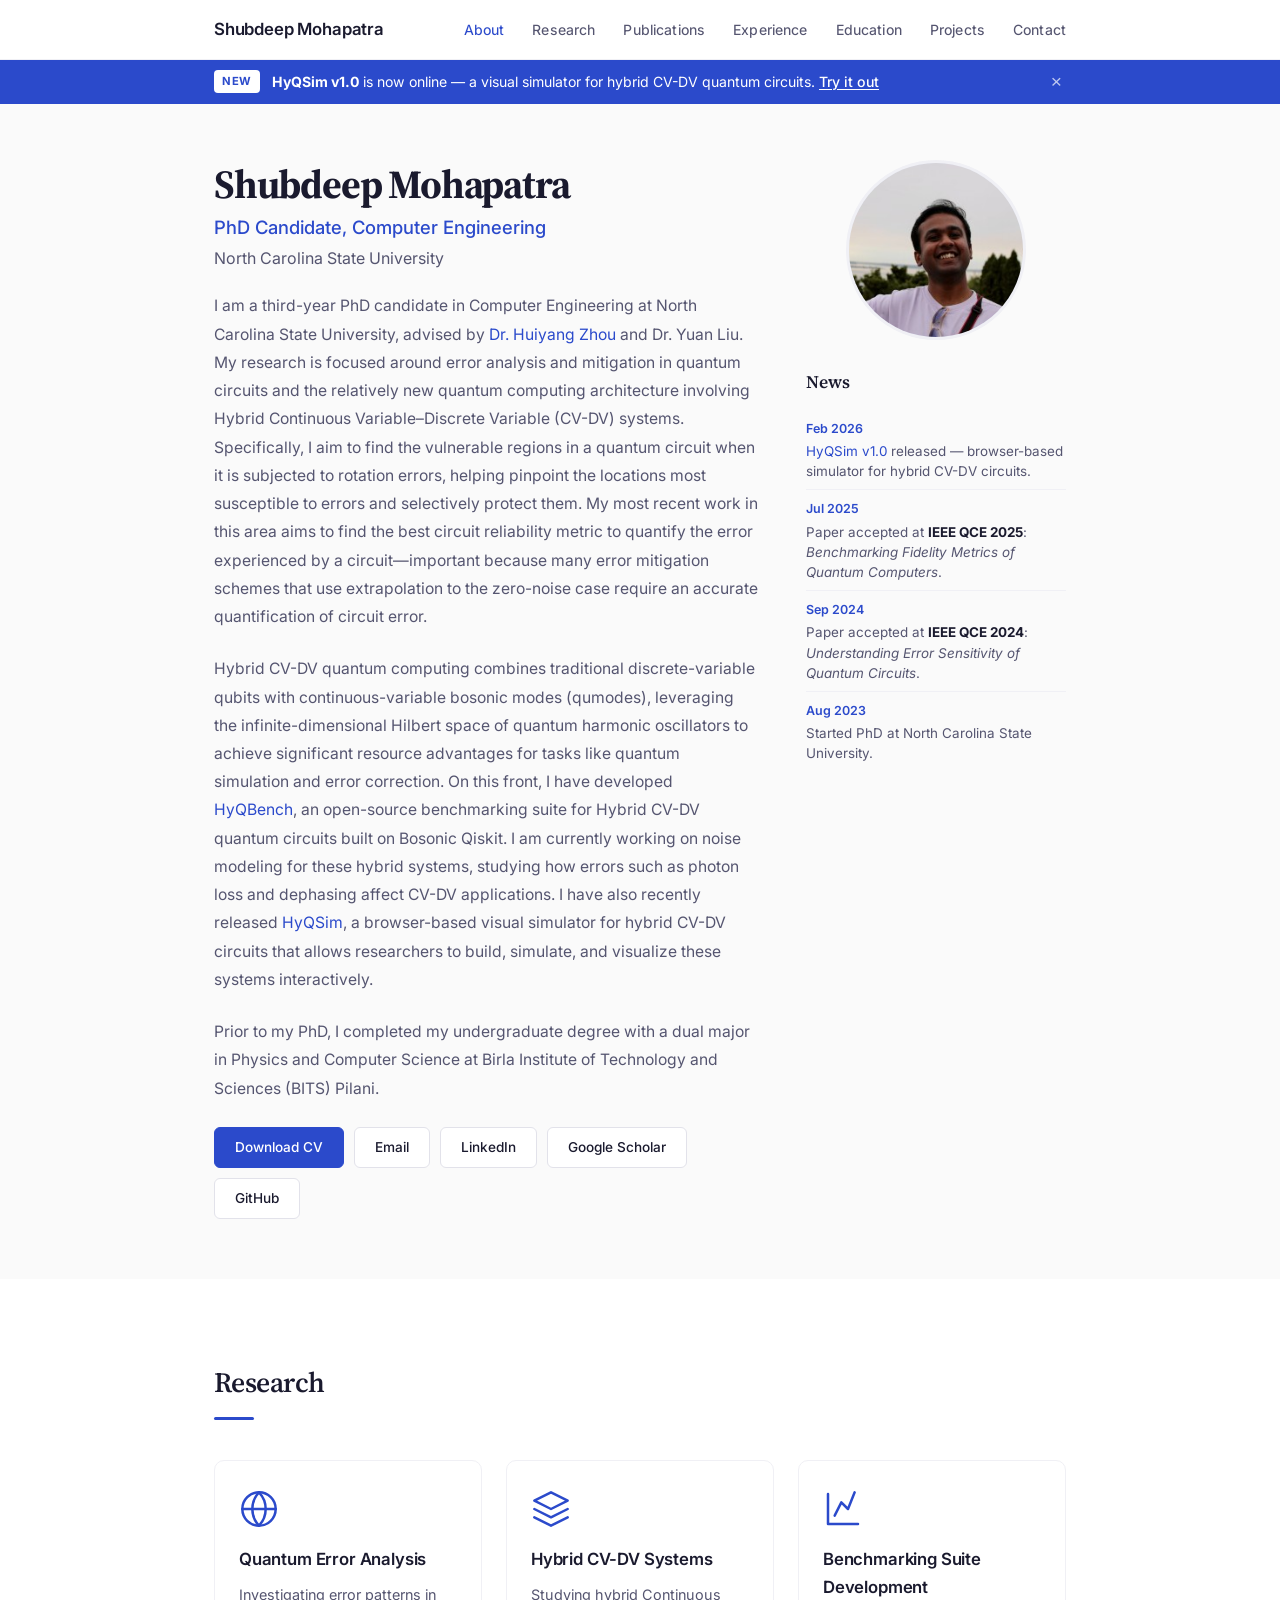
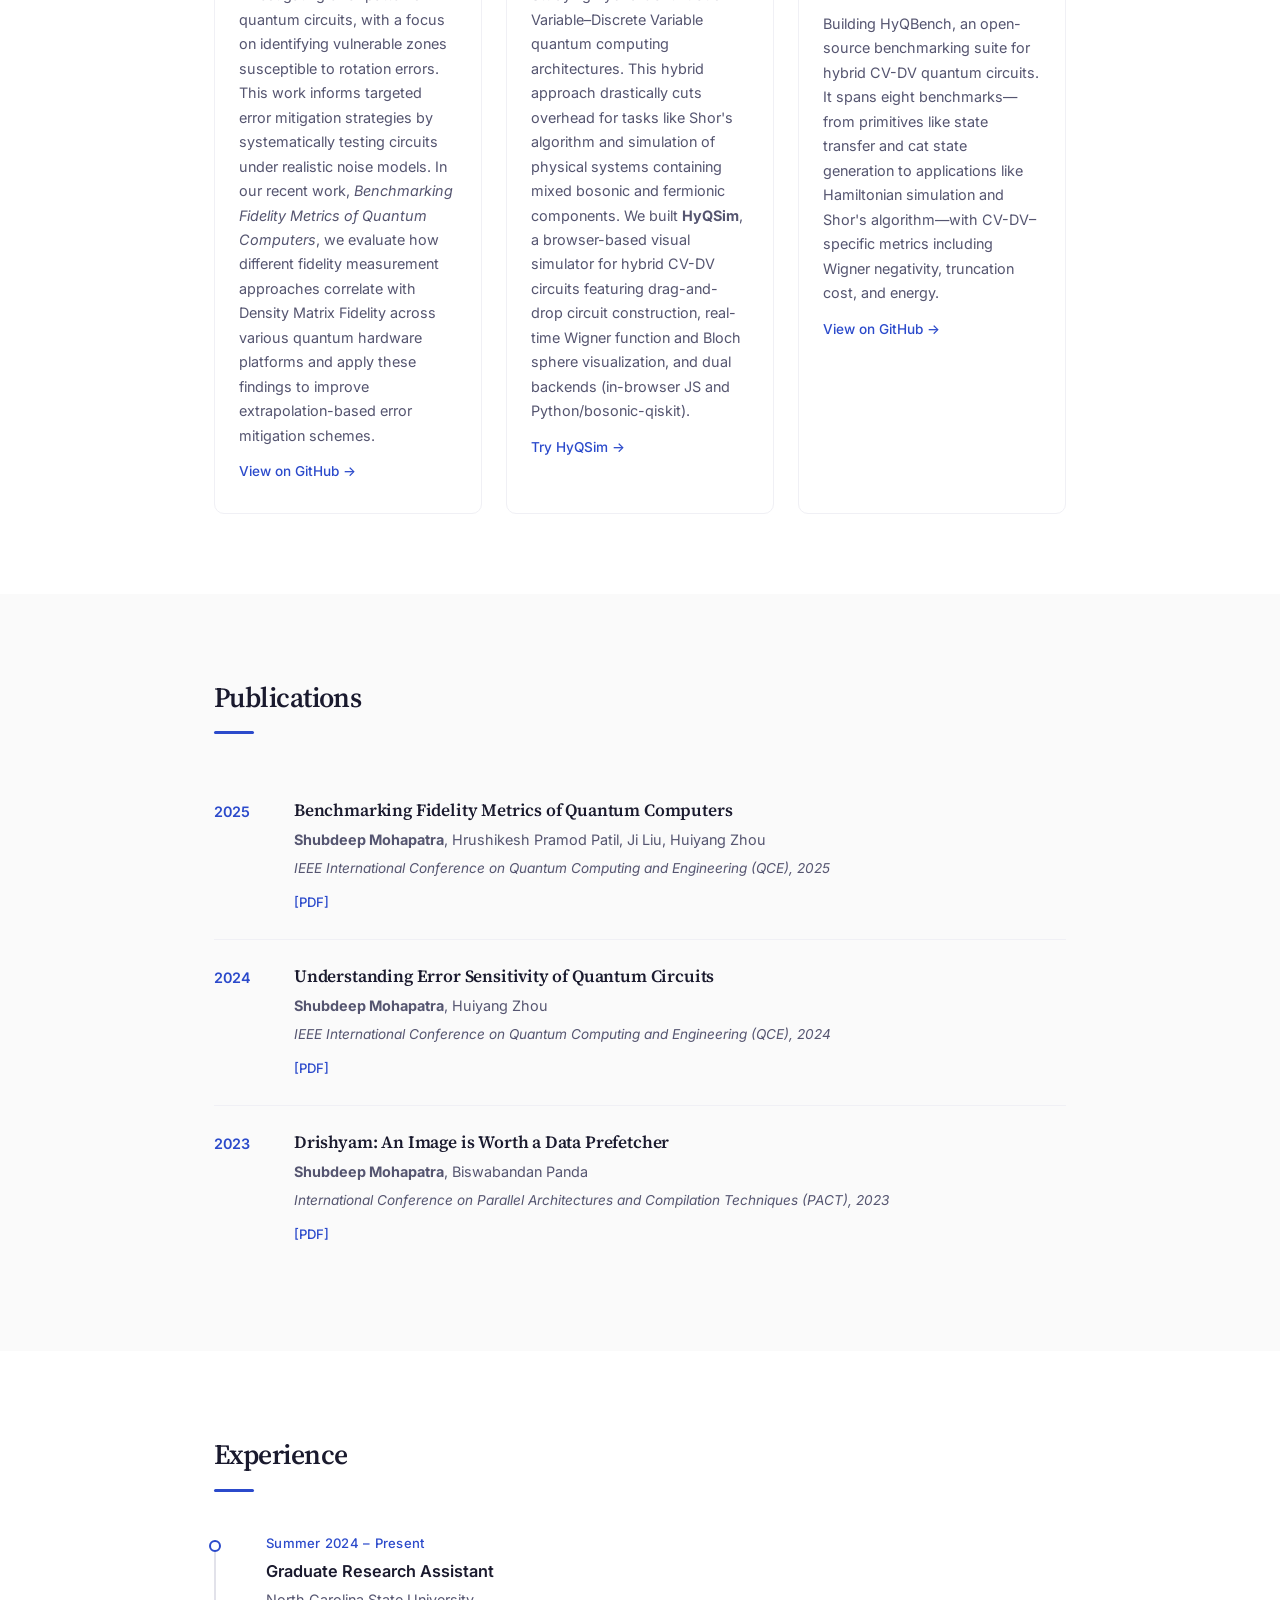
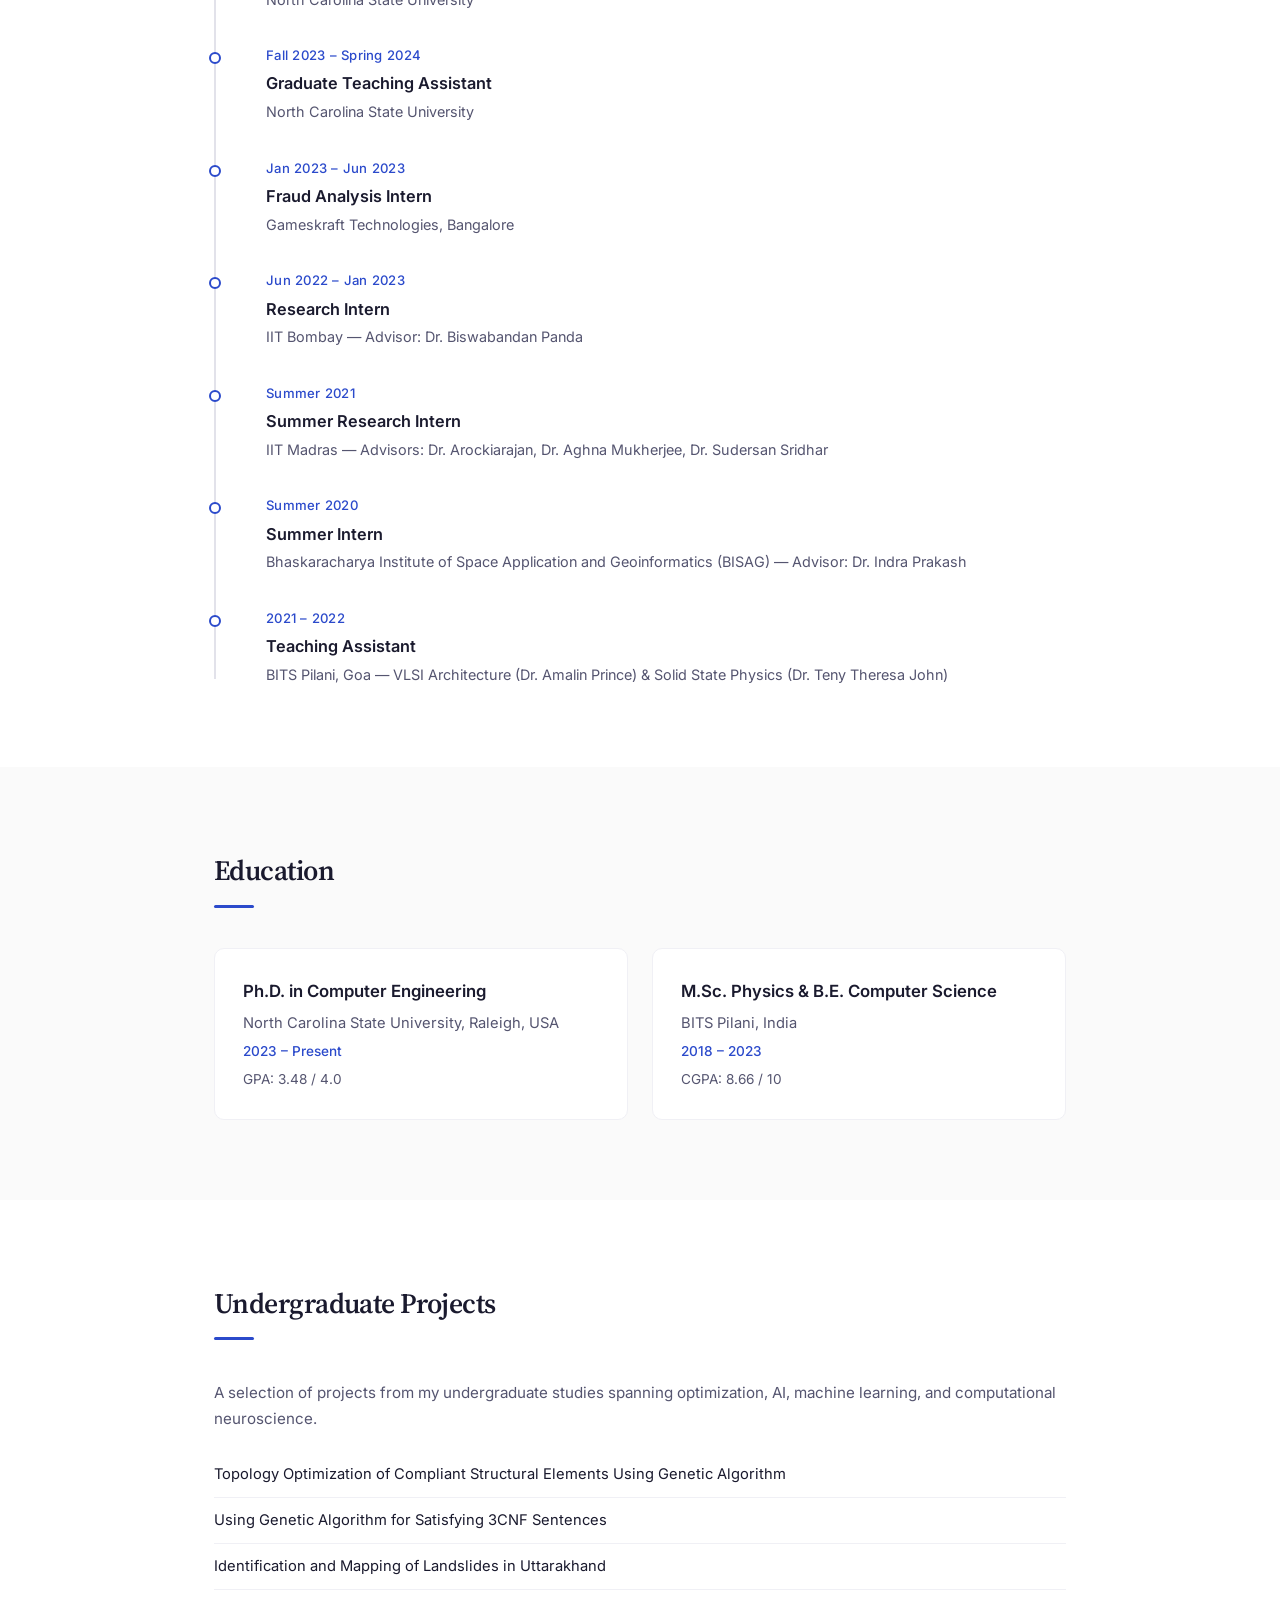
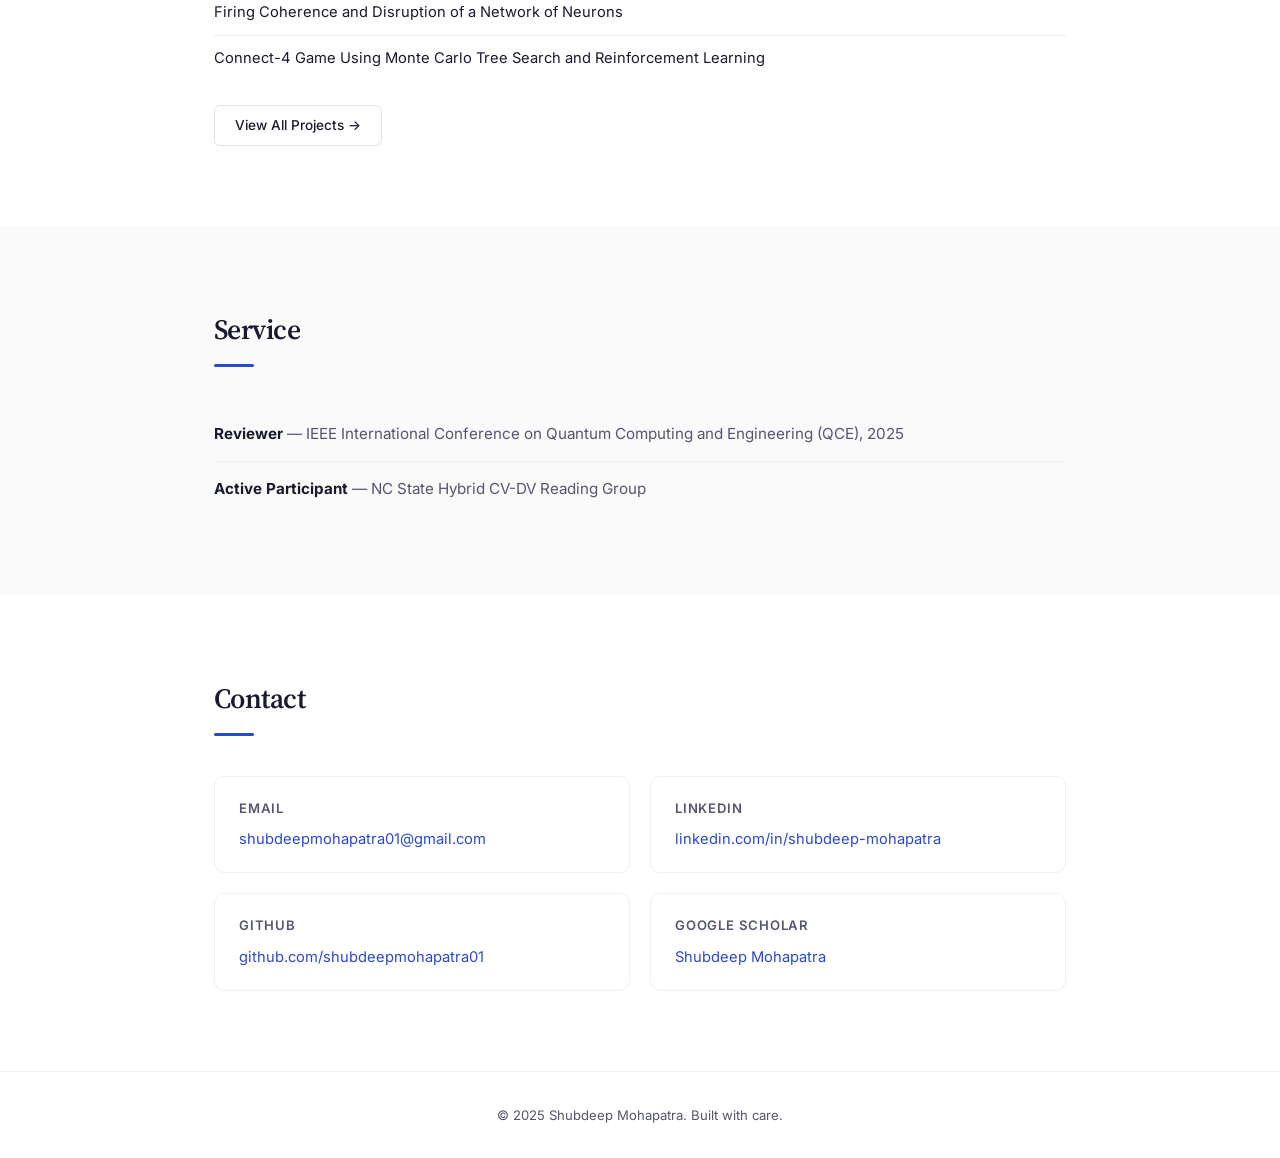
<file: index.html>
<!DOCTYPE html>
<html lang="en">
<head>
  <meta charset="UTF-8">
  <meta name="viewport" content="width=device-width, initial-scale=1.0">
  <title>Shubdeep Mohapatra &mdash; PhD Candidate, NC State University</title>
  <meta name="description" content="Shubdeep Mohapatra is a PhD candidate in Computer Engineering at North Carolina State University, researching quantum error analysis, hybrid CV-DV quantum computing, and benchmarking frameworks.">
  <meta name="keywords" content="Shubdeep Mohapatra, quantum computing, PhD, NC State, NCSU, computer engineering, quantum error analysis, hybrid CV-DV, HyQBench, HyQSim, BITS Pilani">
  <meta name="author" content="Shubdeep Mohapatra">
  <link rel="canonical" href="https://shubdeepmohapatra01.github.io/">

  <!-- Open Graph (Facebook, LinkedIn link previews) -->
  <meta property="og:title" content="Shubdeep Mohapatra &mdash; PhD Candidate, NC State University">
  <meta property="og:description" content="Researching quantum error analysis, hybrid CV-DV quantum systems, and benchmarking frameworks at NC State University.">
  <meta property="og:type" content="website">
  <meta property="og:url" content="https://shubdeepmohapatra01.github.io/">
  <meta property="og:image" content="https://shubdeepmohapatra01.github.io/photo_profile.jpeg">

  <!-- Twitter Card -->
  <meta name="twitter:card" content="summary">
  <meta name="twitter:title" content="Shubdeep Mohapatra &mdash; PhD Candidate, NC State University">
  <meta name="twitter:description" content="Researching quantum error analysis, hybrid CV-DV quantum systems, and benchmarking frameworks at NC State University.">
  <meta name="twitter:image" content="https://shubdeepmohapatra01.github.io/photo_profile.jpeg">

  <!-- Schema.org structured data for Google -->
  <script type="application/ld+json">
  {
    "@context": "https://schema.org",
    "@type": "Person",
    "name": "Shubdeep Mohapatra",
    "url": "https://shubdeepmohapatra01.github.io/",
    "image": "https://shubdeepmohapatra01.github.io/photo_profile.jpeg",
    "jobTitle": "PhD Candidate",
    "affiliation": {
      "@type": "Organization",
      "name": "North Carolina State University"
    },
    "alumniOf": {
      "@type": "Organization",
      "name": "BITS Pilani"
    },
    "sameAs": [
      "https://www.linkedin.com/in/shubdeep-mohapatra/",
      "https://github.com/shubdeepmohapatra01",
      "https://scholar.google.com/citations?user=i-ov9HAAAAAJ"
    ]
  }
  </script>

  <link rel="stylesheet" href="style.css">
  <link rel="preconnect" href="https://fonts.googleapis.com">
  <link rel="preconnect" href="https://fonts.gstatic.com" crossorigin>
  <link href="https://fonts.googleapis.com/css2?family=Inter:wght@300;400;500;600;700&family=Source+Serif+4:ital,wght@0,400;0,600;0,700;1,400&display=swap" rel="stylesheet">
</head>
<body>

  <!-- Navigation -->
  <nav id="navbar">
    <div class="nav-container">
      <a href="#" class="nav-name">Shubdeep Mohapatra</a>
      <button class="nav-toggle" aria-label="Toggle navigation">
        <span></span><span></span><span></span>
      </button>
      <ul class="nav-links">
        <li><a href="#about">About</a></li>
        <li><a href="#research">Research</a></li>
        <li><a href="#publications">Publications</a></li>
        <li><a href="#experience">Experience</a></li>
        <li><a href="#education">Education</a></li>
        <li><a href="#projects">Projects</a></li>
        <li><a href="#contact">Contact</a></li>
      </ul>
    </div>
  </nav>

  <!-- News Banner -->
  <div class="news-banner">
    <div class="container">
      <span class="news-badge">New</span>
      <span class="news-text">
        <strong>HyQSim v1.0</strong> is now online &mdash; a visual simulator for hybrid CV-DV quantum circuits.
        <a href="https://cvdv.ncsu.edu/resources/simulator/" target="_blank">Try it out</a>
      </span>
      <button class="news-close" aria-label="Dismiss">&times;</button>
    </div>
  </div>

  <!-- Hero / About -->
  <section id="about" class="hero">
    <div class="container">
      <div class="hero-content">
        <div class="hero-text">
          <h1>Shubdeep Mohapatra</h1>
          <p class="subtitle">PhD Candidate, Computer Engineering</p>
          <p class="affiliation">North Carolina State University</p>
          <p class="bio">
            I am a third-year PhD candidate in Computer Engineering at North Carolina State University,
            advised by <a href="https://hzhou.wordpress.ncsu.edu/" target="_blank">Dr. Huiyang Zhou</a>
            and Dr. Yuan Liu.
            My research is focused around error analysis and mitigation in quantum circuits and the
            relatively new quantum computing architecture involving Hybrid Continuous Variable&ndash;Discrete
            Variable (CV-DV) systems. Specifically, I aim to find the vulnerable regions in a quantum
            circuit when it is subjected to rotation errors, helping pinpoint the locations most susceptible
            to errors and selectively protect them. My most recent work in this area aims to find the best
            circuit reliability metric to quantify the error experienced by a circuit&mdash;important because
            many error mitigation schemes that use extrapolation to the zero-noise case require an accurate
            quantification of circuit error.
          </p>
          <p class="bio">
            Hybrid CV-DV quantum computing combines traditional discrete-variable qubits with
            continuous-variable bosonic modes (qumodes), leveraging the infinite-dimensional Hilbert
            space of quantum harmonic oscillators to achieve significant resource advantages for
            tasks like quantum simulation and error correction.
            On this front, I have developed
            <a href="https://github.com/shubdeepmohapatra01/HyQBench" target="_blank">HyQBench</a>,
            an open-source benchmarking suite for Hybrid CV-DV quantum circuits built on Bosonic Qiskit.
            I am currently working on noise modeling for these hybrid systems, studying how errors such as
            photon loss and dephasing affect CV-DV applications. I have also recently released
            <a href="https://cvdv.ncsu.edu/resources/simulator/" target="_blank">HyQSim</a>,
            a browser-based visual simulator for hybrid CV-DV circuits that allows researchers to
            build, simulate, and visualize these systems interactively.
          </p>
          <p class="bio">
            Prior to my PhD, I completed my undergraduate degree with a dual major in Physics and Computer
            Science at Birla Institute of Technology and Sciences (BITS) Pilani.
          </p>
          <div class="hero-links">
            <a href="Shubdeep_CV_2026.pdf" target="_blank" class="btn btn-primary">Download CV</a>
            <a href="mailto:shubdeepmohapatra01@gmail.com" class="btn">Email</a>
            <a href="https://www.linkedin.com/in/shubdeep-mohapatra/" target="_blank" class="btn">LinkedIn</a>
            <a href="https://scholar.google.com/citations?hl=en&view_op=list_works&gmla=AElLoL2bFoqRuMRbqgoDe5RpHtV2_2Tks2DjVCu-OhuuBnczrwauwlxosBDI7w0tEJF7ZrMcNL0f6G0cVzRPiD7nHWR7Ut4LCPXxaE1BXQo&user=i-ov9HAAAAAJ" target="_blank" class="btn">Google Scholar</a>
            <a href="https://github.com/shubdeepmohapatra01" target="_blank" class="btn">GitHub</a>
          </div>
        </div>
        <div class="hero-sidebar">
          <div class="hero-photo">
            <div class="photo-placeholder">
              <img src="photo_profile.jpeg" alt="Shubdeep Mohapatra">
            </div>
          </div>
          <div id="news" class="sidebar-news">
            <h3>News</h3>
            <ul class="news-list">
              <li>
                <span class="news-date">Feb 2026</span>
                <span class="news-item"><a href="https://cvdv.ncsu.edu/resources/simulator/" target="_blank">HyQSim v1.0</a> released &mdash; browser-based simulator for hybrid CV-DV circuits.</span>
              </li>
              <li>
                <span class="news-date">Jul 2025</span>
                <span class="news-item">Paper accepted at <strong>IEEE QCE 2025</strong>: <em>Benchmarking Fidelity Metrics of Quantum Computers</em>.</span>
              </li>
              <li>
                <span class="news-date">Sep 2024</span>
                <span class="news-item">Paper accepted at <strong>IEEE QCE 2024</strong>: <em>Understanding Error Sensitivity of Quantum Circuits</em>.</span>
              </li>
              <li>
                <span class="news-date">Aug 2023</span>
                <span class="news-item">Started PhD at North Carolina State University.</span>
              </li>
            </ul>
          </div>
        </div>
      </div>
    </div>
  </section>

  <!-- Research -->
  <section id="research">
    <div class="container">
      <h2>Research</h2>
      <div class="research-grid">
        <div class="research-card">
          <div class="research-icon">
            <svg viewBox="0 0 24 24" fill="none" stroke="currentColor" stroke-width="1.5" stroke-linecap="round" stroke-linejoin="round"><circle cx="12" cy="12" r="10"/><path d="M12 2a14.5 14.5 0 0 0 0 20 14.5 14.5 0 0 0 0-20"/><path d="M2 12h20"/></svg>
          </div>
          <h3>Quantum Error Analysis</h3>
          <p>
            Investigating error patterns in quantum circuits, with a focus on identifying
            vulnerable zones susceptible to rotation errors. This work informs targeted error
            mitigation strategies by systematically testing circuits under realistic noise models.
            In our recent work, <em>Benchmarking Fidelity Metrics of Quantum Computers</em>,
            we evaluate how different fidelity measurement approaches correlate with Density Matrix
            Fidelity across various quantum hardware platforms and apply these findings to improve
            extrapolation-based error mitigation schemes.
          </p>
          <a href="https://github.com/shubdeepmohapatra01/BenchmarkingFidelityMetrics" target="_blank" class="research-link">View on GitHub &rarr;</a>
        </div>
        <div class="research-card">
          <div class="research-icon">
            <svg viewBox="0 0 24 24" fill="none" stroke="currentColor" stroke-width="1.5" stroke-linecap="round" stroke-linejoin="round"><path d="M12 2L2 7l10 5 10-5-10-5z"/><path d="M2 17l10 5 10-5"/><path d="M2 12l10 5 10-5"/></svg>
          </div>
          <h3>Hybrid CV-DV Systems</h3>
          <p>
            Studying hybrid Continuous Variable&ndash;Discrete Variable quantum computing architectures.
            This hybrid approach drastically cuts overhead for tasks like Shor's algorithm and
            simulation of physical systems containing mixed bosonic and fermionic components.
            We built <strong>HyQSim</strong>, a browser-based visual simulator for hybrid CV-DV circuits
            featuring drag-and-drop circuit construction, real-time Wigner function and Bloch sphere
            visualization, and dual backends (in-browser JS and Python/bosonic-qiskit).
          </p>
          <a href="https://cvdv.ncsu.edu/resources/simulator/" target="_blank" class="research-link">Try HyQSim &rarr;</a>
        </div>
        <div class="research-card">
          <div class="research-icon">
            <svg viewBox="0 0 24 24" fill="none" stroke="currentColor" stroke-width="1.5" stroke-linecap="round" stroke-linejoin="round"><path d="M3 3v18h18"/><path d="M7 16l4-8 4 4 4-10"/></svg>
          </div>
          <h3>Benchmarking Suite Development</h3>
          <p>
            Building HyQBench, an open-source benchmarking suite for hybrid CV-DV quantum circuits.
            It spans eight benchmarks&mdash;from primitives like state transfer and cat state generation
            to applications like Hamiltonian simulation and Shor's algorithm&mdash;with CV-DV&ndash;specific
            metrics including Wigner negativity, truncation cost, and energy.
          </p>
          <a href="https://github.com/shubdeepmohapatra01/HyQBench" target="_blank" class="research-link">View on GitHub &rarr;</a>
        </div>
      </div>
    </div>
  </section>

  <!-- Publications -->
  <section id="publications">
    <div class="container">
      <h2>Publications</h2>
      <ol class="publication-list">
        <li class="publication-item">
          <div class="pub-year">2025</div>
          <div class="pub-details">
            <h3>Benchmarking Fidelity Metrics of Quantum Computers</h3>
            <p class="pub-authors"><strong>Shubdeep Mohapatra</strong>, Hrushikesh Pramod Patil, Ji Liu, Huiyang Zhou</p>
            <p class="pub-venue">IEEE International Conference on Quantum Computing and Engineering (QCE), 2025</p>
            <div class="pub-links">
              <a href="https://hzhou.wordpress.ncsu.edu/files/2025/07/Fidelity_Metrics.pdf" target="_blank">[PDF]</a>
            </div>
          </div>
        </li>
        <li class="publication-item">
          <div class="pub-year">2024</div>
          <div class="pub-details">
            <h3>Understanding Error Sensitivity of Quantum Circuits</h3>
            <p class="pub-authors"><strong>Shubdeep Mohapatra</strong>, Huiyang Zhou</p>
            <p class="pub-venue">IEEE International Conference on Quantum Computing and Engineering (QCE), 2024</p>
            <div class="pub-links">
              <a href="https://hzhou.wordpress.ncsu.edu/files/2024/07/ErrorSen.pdf" target="_blank">[PDF]</a>
            </div>
          </div>
        </li>
        <li class="publication-item">
          <div class="pub-year">2023</div>
          <div class="pub-details">
            <h3>Drishyam: An Image is Worth a Data Prefetcher</h3>
            <p class="pub-authors"><strong>Shubdeep Mohapatra</strong>, Biswabandan Panda</p>
            <p class="pub-venue">International Conference on Parallel Architectures and Compilation Techniques (PACT), 2023</p>
            <div class="pub-links">
              <a href="https://www.cse.iitb.ac.in/~biswa/PACT23.pdf" target="_blank">[PDF]</a>
            </div>
          </div>
        </li>
      </ol>
    </div>
  </section>

  <!-- Experience -->
  <section id="experience">
    <div class="container">
      <h2>Experience</h2>
      <div class="timeline">
        <div class="timeline-item">
          <div class="timeline-date">Summer 2024 &ndash; Present</div>
          <div class="timeline-content">
            <h3>Graduate Research Assistant</h3>
            <p class="timeline-org">North Carolina State University</p>
          </div>
        </div>
        <div class="timeline-item">
          <div class="timeline-date">Fall 2023 &ndash; Spring 2024</div>
          <div class="timeline-content">
            <h3>Graduate Teaching Assistant</h3>
            <p class="timeline-org">North Carolina State University</p>
          </div>
        </div>
        <div class="timeline-item">
          <div class="timeline-date">Jan 2023 &ndash; Jun 2023</div>
          <div class="timeline-content">
            <h3>Fraud Analysis Intern</h3>
            <p class="timeline-org">Gameskraft Technologies, Bangalore</p>
          </div>
        </div>
        <div class="timeline-item">
          <div class="timeline-date">Jun 2022 &ndash; Jan 2023</div>
          <div class="timeline-content">
            <h3>Research Intern</h3>
            <p class="timeline-org">IIT Bombay &mdash; Advisor: Dr. Biswabandan Panda</p>
          </div>
        </div>
        <div class="timeline-item">
          <div class="timeline-date">Summer 2021</div>
          <div class="timeline-content">
            <h3>Summer Research Intern</h3>
            <p class="timeline-org">IIT Madras &mdash; Advisors: Dr. Arockiarajan, Dr. Aghna Mukherjee, Dr. Sudersan Sridhar</p>
          </div>
        </div>
        <div class="timeline-item">
          <div class="timeline-date">Summer 2020</div>
          <div class="timeline-content">
            <h3>Summer Intern</h3>
            <p class="timeline-org">Bhaskaracharya Institute of Space Application and Geoinformatics (BISAG) &mdash; Advisor: Dr. Indra Prakash</p>
          </div>
        </div>
        <div class="timeline-item">
          <div class="timeline-date">2021 &ndash; 2022</div>
          <div class="timeline-content">
            <h3>Teaching Assistant</h3>
            <p class="timeline-org">BITS Pilani, Goa &mdash; VLSI Architecture (Dr. Amalin Prince) &amp; Solid State Physics (Dr. Teny Theresa John)</p>
          </div>
        </div>
      </div>
    </div>
  </section>

  <!-- Education -->
  <section id="education">
    <div class="container">
      <h2>Education</h2>
      <div class="education-grid">
        <div class="education-card">
          <div class="edu-degree">Ph.D. in Computer Engineering</div>
          <div class="edu-school">North Carolina State University, Raleigh, USA</div>
          <div class="edu-date">2023 &ndash; Present</div>
          <div class="edu-gpa">GPA: 3.48 / 4.0</div>
        </div>
        <div class="education-card">
          <div class="edu-degree">M.Sc. Physics &amp; B.E. Computer Science</div>
          <div class="edu-school">BITS Pilani, India</div>
          <div class="edu-date">2018 &ndash; 2023</div>
          <div class="edu-gpa">CGPA: 8.66 / 10</div>
        </div>
      </div>
    </div>
  </section>

  <!-- Projects (compact) -->
  <section id="projects">
    <div class="container">
      <h2>Undergraduate Projects</h2>
      <p class="projects-summary">
        A selection of projects from my undergraduate studies spanning optimization, AI, machine learning, and computational neuroscience.
      </p>
      <ul class="projects-compact">
        <li>Topology Optimization of Compliant Structural Elements Using Genetic Algorithm</li>
        <li>Using Genetic Algorithm for Satisfying 3CNF Sentences</li>
        <li>Identification and Mapping of Landslides in Uttarakhand</li>
        <li>Firing Coherence and Disruption of a Network of Neurons</li>
        <li>Connect-4 Game Using Monte Carlo Tree Search and Reinforcement Learning</li>
      </ul>
      <a href="projects.html" class="btn projects-btn">View All Projects &rarr;</a>
    </div>
  </section>

  <!-- Services -->
  <section id="services">
    <div class="container">
      <h2>Service</h2>
      <ul class="service-list">
        <li>
          <strong>Reviewer</strong> &mdash; IEEE International Conference on Quantum Computing and Engineering (QCE), 2025
        </li>
        <li>
          <strong>Active Participant</strong> &mdash; NC State Hybrid CV-DV Reading Group
        </li>
      </ul>
    </div>
  </section>

  <!-- Contact -->
  <section id="contact">
    <div class="container">
      <h2>Contact</h2>
      <div class="contact-grid">
        <div class="contact-item">
          <h3>Email</h3>
          <a href="mailto:shubdeepmohapatra01@gmail.com">shubdeepmohapatra01@gmail.com</a>
        </div>
        <div class="contact-item">
          <h3>LinkedIn</h3>
          <a href="https://www.linkedin.com/in/shubdeep-mohapatra/" target="_blank">linkedin.com/in/shubdeep-mohapatra</a>
        </div>
        <div class="contact-item">
          <h3>GitHub</h3>
          <a href="https://github.com/shubdeepmohapatra01" target="_blank">github.com/shubdeepmohapatra01</a>
        </div>
        <div class="contact-item">
          <h3>Google Scholar</h3>
          <a href="https://scholar.google.com/citations?hl=en&view_op=list_works&gmla=AElLoL2bFoqRuMRbqgoDe5RpHtV2_2Tks2DjVCu-OhuuBnczrwauwlxosBDI7w0tEJF7ZrMcNL0f6G0cVzRPiD7nHWR7Ut4LCPXxaE1BXQo&user=i-ov9HAAAAAJ" target="_blank">Shubdeep Mohapatra</a>
        </div>
      </div>
    </div>
  </section>

  <!-- Footer -->
  <footer>
    <div class="container">
      <p>&copy; 2025 Shubdeep Mohapatra. Built with care.</p>
    </div>
  </footer>

  <script src="script.js"></script>
</body>
</html>
</file>
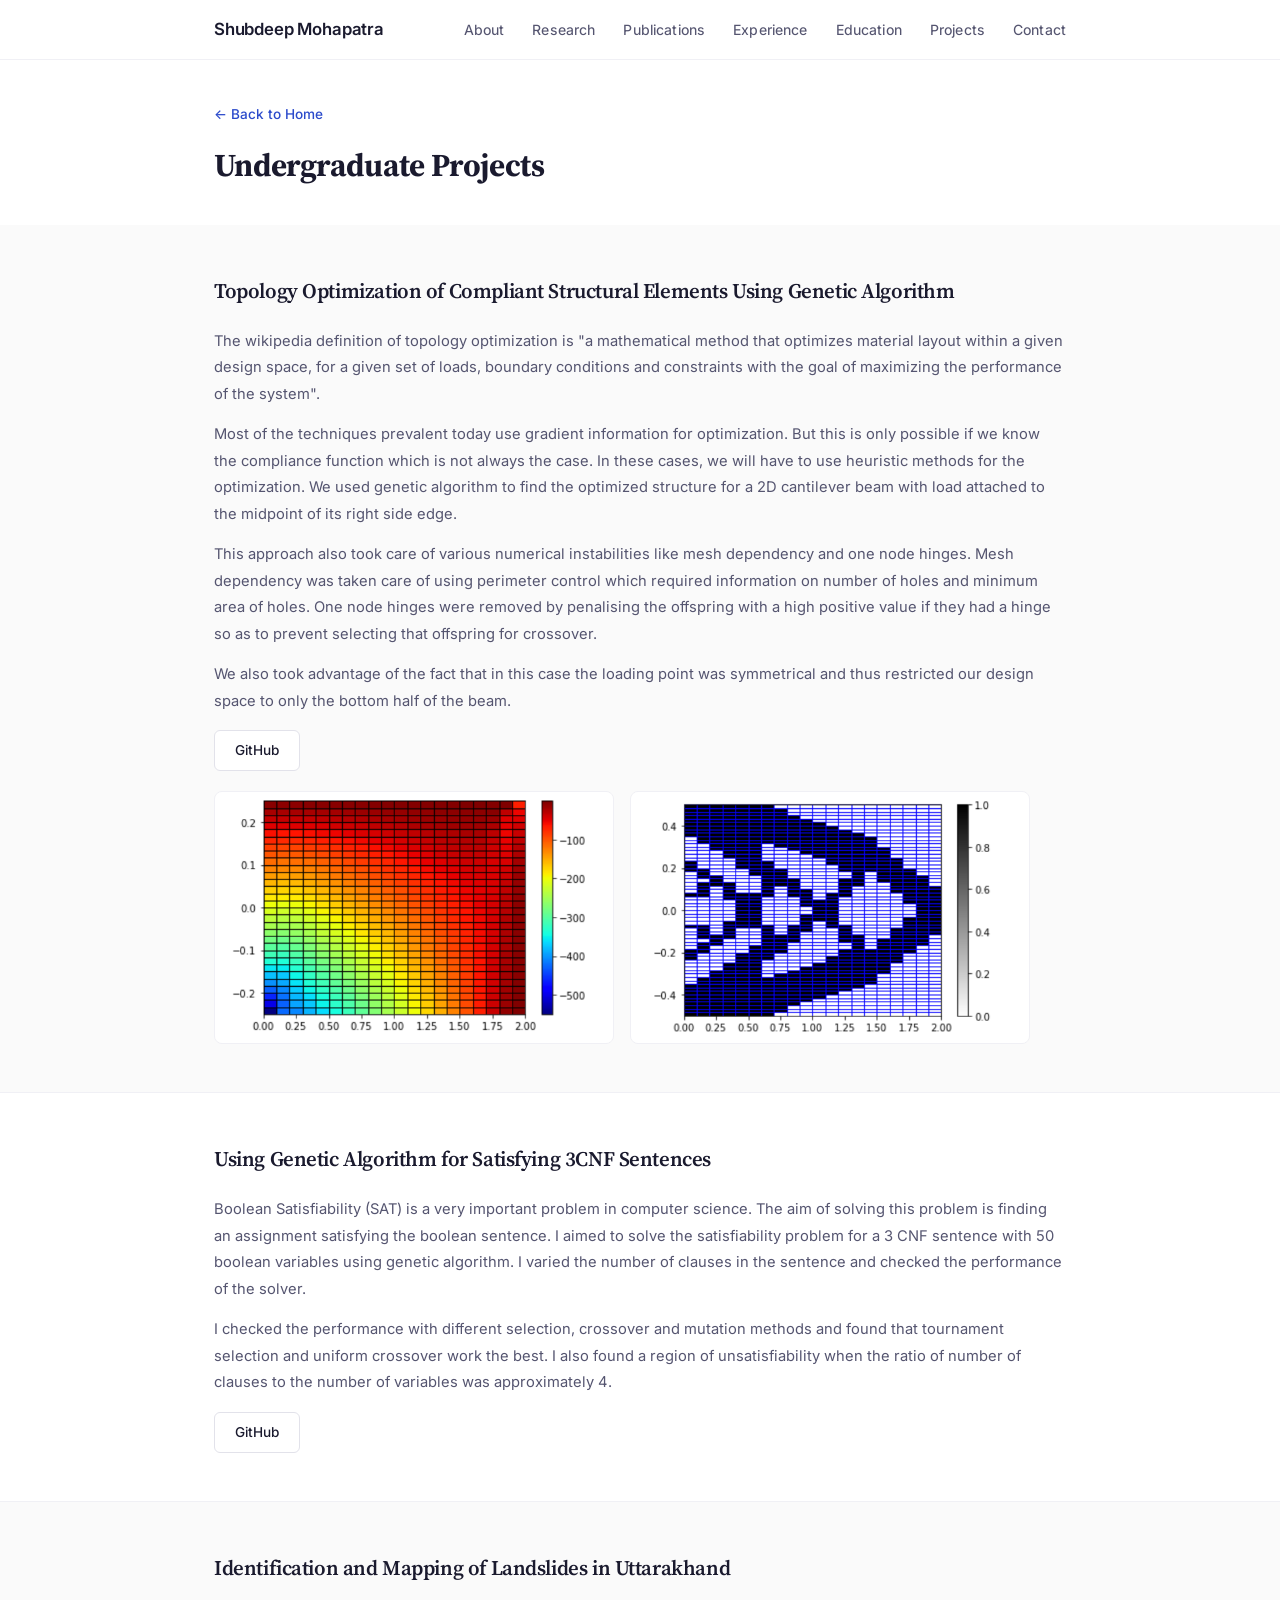
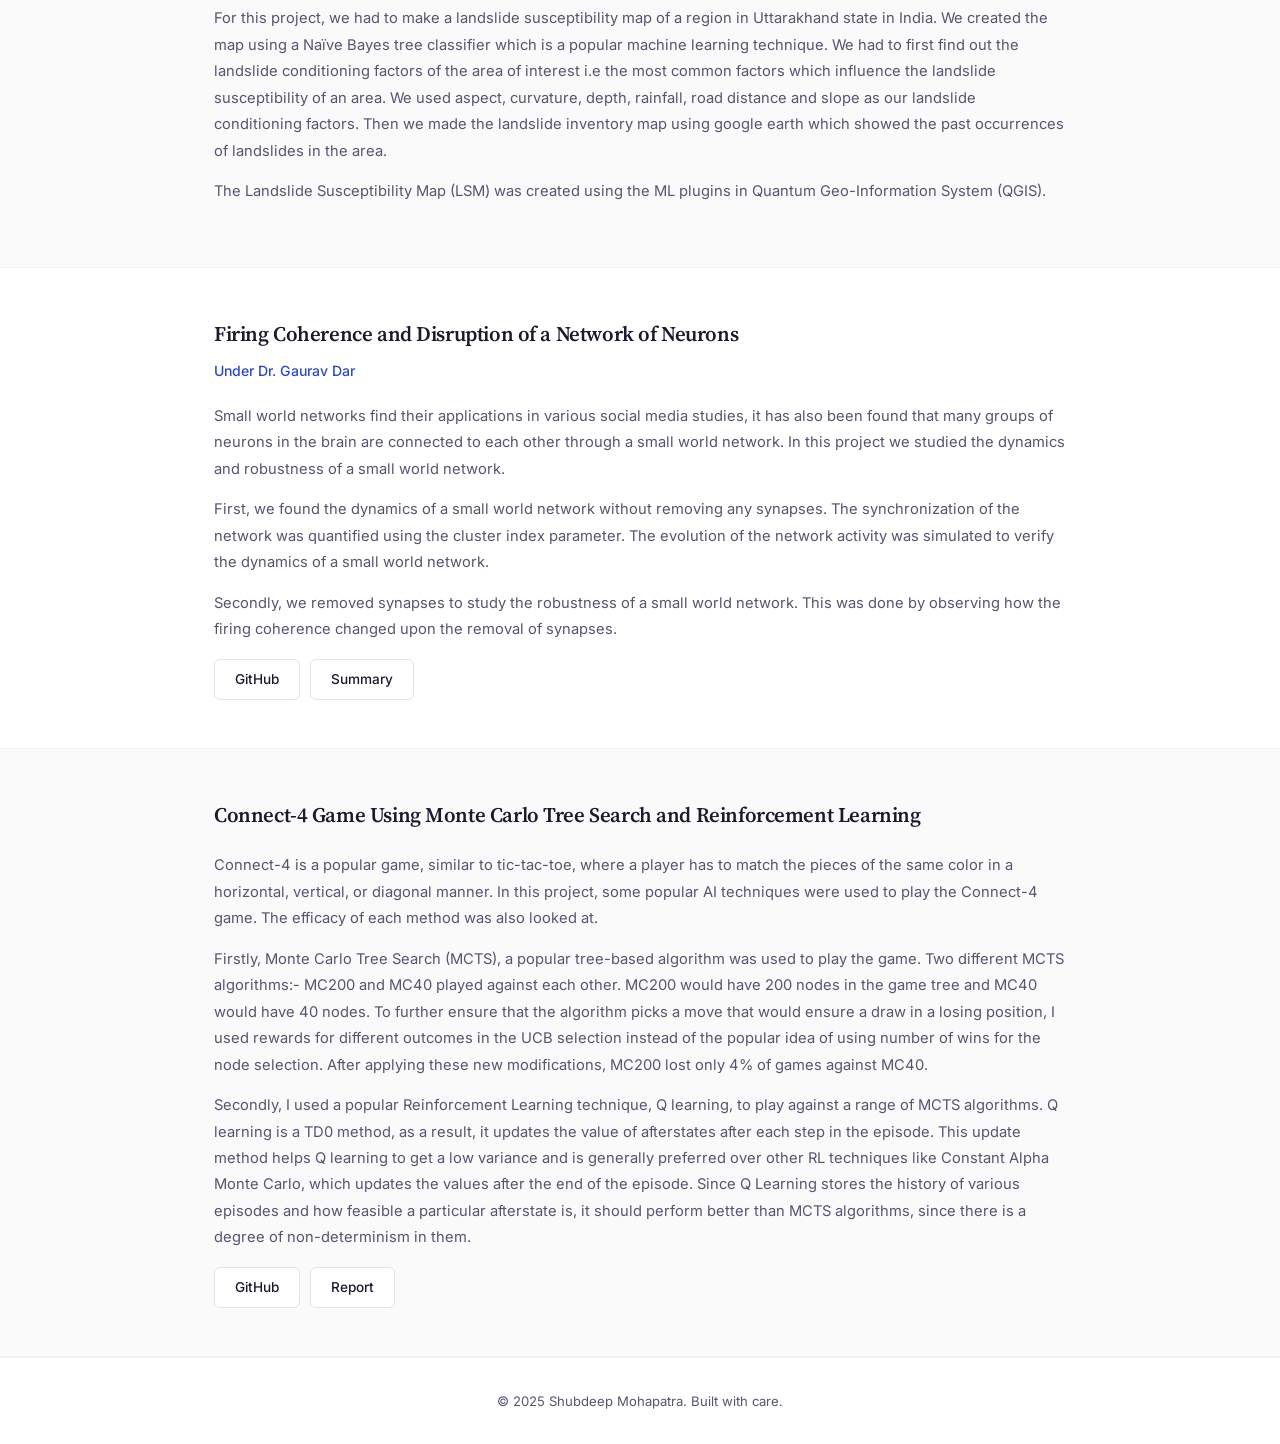
<file: projects.html>
<!DOCTYPE html>
<html lang="en">
<head>
  <meta charset="UTF-8">
  <meta name="viewport" content="width=device-width, initial-scale=1.0">
  <title>Undergraduate Projects &mdash; Shubdeep Mohapatra</title>
  <meta name="description" content="Undergraduate projects by Shubdeep Mohapatra including topology optimization, SAT solving, landslide mapping, neural network dynamics, and Connect-4 AI.">
  <meta name="author" content="Shubdeep Mohapatra">
  <link rel="canonical" href="https://shubdeepmohapatra01.github.io/projects.html">
  <link rel="stylesheet" href="style.css">
  <link rel="preconnect" href="https://fonts.googleapis.com">
  <link rel="preconnect" href="https://fonts.gstatic.com" crossorigin>
  <link href="https://fonts.googleapis.com/css2?family=Inter:wght@300;400;500;600;700&family=Source+Serif+4:ital,wght@0,400;0,600;0,700;1,400&display=swap" rel="stylesheet">
</head>
<body>

  <!-- Navigation -->
  <nav id="navbar">
    <div class="nav-container">
      <a href="index.html" class="nav-name">Shubdeep Mohapatra</a>
      <button class="nav-toggle" aria-label="Toggle navigation">
        <span></span><span></span><span></span>
      </button>
      <ul class="nav-links">
        <li><a href="index.html#about">About</a></li>
        <li><a href="index.html#research">Research</a></li>
        <li><a href="index.html#publications">Publications</a></li>
        <li><a href="index.html#experience">Experience</a></li>
        <li><a href="index.html#education">Education</a></li>
        <li><a href="projects.html" class="active">Projects</a></li>
        <li><a href="index.html#contact">Contact</a></li>
      </ul>
    </div>
  </nav>

  <!-- Page Header -->
  <section class="page-header">
    <div class="container">
      <a href="index.html" class="back-link">&larr; Back to Home</a>
      <h1>Undergraduate Projects</h1>
    </div>
  </section>

  <!-- Project 1 -->
  <section class="project-detail">
    <div class="container">
      <h2>Topology Optimization of Compliant Structural Elements Using Genetic Algorithm</h2>
      <div class="project-detail-content">
        <div class="project-detail-text">
          <p>The wikipedia definition of topology optimization is "a mathematical method that optimizes material layout within a given design space, for a given set of loads, boundary conditions and constraints with the goal of maximizing the performance of the system".</p>
          <p>Most of the techniques prevalent today use gradient information for optimization. But this is only possible if we know the compliance function which is not always the case. In these cases, we will have to use heuristic methods for the optimization. We used genetic algorithm to find the optimized structure for a 2D cantilever beam with load attached to the midpoint of its right side edge.</p>
          <p>This approach also took care of various numerical instabilities like mesh dependency and one node hinges. Mesh dependency was taken care of using perimeter control which required information on number of holes and minimum area of holes. One node hinges were removed by penalising the offspring with a high positive value if they had a hinge so as to prevent selecting that offspring for crossover.</p>
          <p>We also took advantage of the fact that in this case the loading point was symmetrical and thus restricted our design space to only the bottom half of the beam.</p>
          <div class="project-links">
            <a href="https://github.com/uchihashubdeep/TopOpt" target="_blank" class="btn">GitHub</a>
          </div>
        </div>
        <div class="project-detail-images">
          <img src="images/projects/topology1.png" alt="Stress distribution analysis">
          <img src="images/projects/topology2.png" alt="Optimized beam design">
        </div>
      </div>
    </div>
  </section>

  <!-- Project 2 -->
  <section class="project-detail">
    <div class="container">
      <h2>Using Genetic Algorithm for Satisfying 3CNF Sentences</h2>
      <div class="project-detail-content">
        <div class="project-detail-text">
          <p>Boolean Satisfiability (SAT) is a very important problem in computer science. The aim of solving this problem is finding an assignment satisfying the boolean sentence. I aimed to solve the satisfiability problem for a 3 CNF sentence with 50 boolean variables using genetic algorithm. I varied the number of clauses in the sentence and checked the performance of the solver.</p>
          <p>I checked the performance with different selection, crossover and mutation methods and found that tournament selection and uniform crossover work the best. I also found a region of unsatisfiability when the ratio of number of clauses to the number of variables was approximately 4.</p>
          <div class="project-links">
            <a href="https://github.com/uchihashubdeep/SAT_solver" target="_blank" class="btn">GitHub</a>
          </div>
        </div>
      </div>
    </div>
  </section>

  <!-- Project 3 -->
  <section class="project-detail">
    <div class="container">
      <h2>Identification and Mapping of Landslides in Uttarakhand</h2>
      <div class="project-detail-content">
        <div class="project-detail-text">
          <p>For this project, we had to make a landslide susceptibility map of a region in Uttarakhand state in India. We created the map using a Na&iuml;ve Bayes tree classifier which is a popular machine learning technique. We had to first find out the landslide conditioning factors of the area of interest i.e the most common factors which influence the landslide susceptibility of an area. We used aspect, curvature, depth, rainfall, road distance and slope as our landslide conditioning factors. Then we made the landslide inventory map using google earth which showed the past occurrences of landslides in the area.</p>
          <p>The Landslide Susceptibility Map (LSM) was created using the ML plugins in Quantum Geo-Information System (QGIS).</p>
        </div>
      </div>
    </div>
  </section>

  <!-- Project 4 -->
  <section class="project-detail">
    <div class="container">
      <h2>Firing Coherence and Disruption of a Network of Neurons</h2>
      <p class="project-advisor">Under Dr. Gaurav Dar</p>
      <div class="project-detail-content">
        <div class="project-detail-text">
          <p>Small world networks find their applications in various social media studies, it has also been found that many groups of neurons in the brain are connected to each other through a small world network. In this project we studied the dynamics and robustness of a small world network.</p>
          <p>First, we found the dynamics of a small world network without removing any synapses. The synchronization of the network was quantified using the cluster index parameter. The evolution of the network activity was simulated to verify the dynamics of a small world network.</p>
          <p>Secondly, we removed synapses to study the robustness of a small world network. This was done by observing how the firing coherence changed upon the removal of synapses.</p>
          <div class="project-links">
            <a href="https://github.com/uchihashubdeep/Neuron-Dynamics" target="_blank" class="btn">GitHub</a>
            <a href="https://docs.google.com/presentation/d/19TpsvXNJSFfBOajhFIAkty1E9AUcPgFSuIKoaUQ0Su0/edit?usp=sharing" target="_blank" class="btn">Summary</a>
          </div>
        </div>
      </div>
    </div>
  </section>

  <!-- Project 5 -->
  <section class="project-detail">
    <div class="container">
      <h2>Connect-4 Game Using Monte Carlo Tree Search and Reinforcement Learning</h2>
      <div class="project-detail-content">
        <div class="project-detail-text">
          <p>Connect-4 is a popular game, similar to tic-tac-toe, where a player has to match the pieces of the same color in a horizontal, vertical, or diagonal manner. In this project, some popular AI techniques were used to play the Connect-4 game. The efficacy of each method was also looked at.</p>
          <p>Firstly, Monte Carlo Tree Search (MCTS), a popular tree-based algorithm was used to play the game. Two different MCTS algorithms:- MC200 and MC40 played against each other. MC200 would have 200 nodes in the game tree and MC40 would have 40 nodes. To further ensure that the algorithm picks a move that would ensure a draw in a losing position, I used rewards for different outcomes in the UCB selection instead of the popular idea of using number of wins for the node selection. After applying these new modifications, MC200 lost only 4% of games against MC40.</p>
          <p>Secondly, I used a popular Reinforcement Learning technique, Q learning, to play against a range of MCTS algorithms. Q learning is a TD0 method, as a result, it updates the value of afterstates after each step in the episode. This update method helps Q learning to get a low variance and is generally preferred over other RL techniques like Constant Alpha Monte Carlo, which updates the values after the end of the episode. Since Q Learning stores the history of various episodes and how feasible a particular afterstate is, it should perform better than MCTS algorithms, since there is a degree of non-determinism in them.</p>
          <div class="project-links">
            <a href="https://github.com/uchihashubdeep/Connect-4" target="_blank" class="btn">GitHub</a>
            <a href="https://drive.google.com/file/d/1J2A5OcZCVbVhtmkczSttj7nh6XFhJ_PX/view?usp=sharing" target="_blank" class="btn">Report</a>
          </div>
        </div>
      </div>
    </div>
  </section>

  <!-- Footer -->
  <footer>
    <div class="container">
      <p>&copy; 2025 Shubdeep Mohapatra. Built with care.</p>
    </div>
  </footer>

  <script src="script.js"></script>
</body>
</html>
</file>
<file: style.css>
/* ============================================
   Shubdeep Mohapatra — Academic Portfolio
   Clean, professional, single-page layout
   ============================================ */

/* --- Reset & Base --- */
*, *::before, *::after {
  margin: 0;
  padding: 0;
  box-sizing: border-box;
}

:root {
  --color-bg: #fafafa;
  --color-surface: #ffffff;
  --color-text: #1a1a2e;
  --color-text-secondary: #555570;
  --color-accent: #2b4acb;
  --color-accent-light: #e8ecfa;
  --color-border: #e2e2ea;
  --color-border-light: #f0f0f5;
  --font-sans: 'Inter', -apple-system, BlinkMacSystemFont, 'Segoe UI', sans-serif;
  --font-serif: 'Source Serif 4', 'Georgia', serif;
  --max-width: 900px;
  --nav-height: 60px;
}

html {
  scroll-behavior: smooth;
  scroll-padding-top: var(--nav-height);
}

body {
  font-family: var(--font-sans);
  font-size: 16px;
  line-height: 1.7;
  color: var(--color-text);
  background: var(--color-bg);
  -webkit-font-smoothing: antialiased;
}

a {
  color: var(--color-accent);
  text-decoration: none;
  transition: color 0.2s;
}

a:hover {
  color: #1a35a0;
}

.container {
  max-width: var(--max-width);
  margin: 0 auto;
  padding: 0 24px;
}

/* --- Navigation --- */
#navbar {
  position: fixed;
  top: 0;
  left: 0;
  right: 0;
  height: var(--nav-height);
  background: rgba(255, 255, 255, 0.92);
  backdrop-filter: blur(12px);
  -webkit-backdrop-filter: blur(12px);
  border-bottom: 1px solid var(--color-border-light);
  z-index: 1000;
  transition: box-shadow 0.3s;
}

#navbar.scrolled {
  box-shadow: 0 1px 8px rgba(0, 0, 0, 0.06);
}

.nav-container {
  max-width: var(--max-width);
  margin: 0 auto;
  padding: 0 24px;
  height: 100%;
  display: flex;
  align-items: center;
  justify-content: space-between;
}

.nav-name {
  font-weight: 600;
  font-size: 1.05rem;
  color: var(--color-text);
  letter-spacing: -0.01em;
}

.nav-name:hover {
  color: var(--color-accent);
}

.nav-links {
  list-style: none;
  display: flex;
  gap: 28px;
}

.nav-links a {
  font-size: 0.88rem;
  font-weight: 450;
  color: var(--color-text-secondary);
  letter-spacing: 0.01em;
  transition: color 0.2s;
}

.nav-links a:hover,
.nav-links a.active {
  color: var(--color-accent);
}

.nav-toggle {
  display: none;
  background: none;
  border: none;
  cursor: pointer;
  flex-direction: column;
  gap: 5px;
  padding: 4px;
}

.nav-toggle span {
  display: block;
  width: 22px;
  height: 2px;
  background: var(--color-text);
  border-radius: 2px;
  transition: transform 0.3s, opacity 0.3s;
}

/* --- News Banner --- */
.news-banner {
  position: fixed;
  top: var(--nav-height);
  left: 0;
  right: 0;
  background: var(--color-accent);
  color: #fff;
  z-index: 999;
  padding: 10px 0;
  transition: transform 0.3s;
}

.news-banner .container {
  display: flex;
  align-items: center;
  gap: 12px;
}

.news-badge {
  display: inline-block;
  background: #fff;
  color: var(--color-accent);
  font-size: 0.7rem;
  font-weight: 700;
  text-transform: uppercase;
  letter-spacing: 0.06em;
  padding: 2px 8px;
  border-radius: 4px;
  flex-shrink: 0;
}

.news-text {
  font-size: 0.88rem;
  flex: 1;
}

.news-text a {
  color: #fff;
  text-decoration: underline;
  text-underline-offset: 2px;
  font-weight: 500;
}

.news-text a:hover {
  opacity: 0.85;
}

.news-close {
  background: none;
  border: none;
  color: #fff;
  font-size: 1.2rem;
  cursor: pointer;
  padding: 0 4px;
  opacity: 0.7;
  transition: opacity 0.2s;
  flex-shrink: 0;
}

.news-close:hover {
  opacity: 1;
}

.news-banner.hidden {
  transform: translateY(-100%);
}

/* --- Sections --- */
section {
  padding: 80px 0;
}

section:nth-child(odd) {
  background: var(--color-bg);
}

section:nth-child(even) {
  background: var(--color-surface);
}

h2 {
  font-family: var(--font-serif);
  font-size: 1.75rem;
  font-weight: 600;
  margin-bottom: 40px;
  color: var(--color-text);
  letter-spacing: -0.02em;
}

h2::after {
  content: '';
  display: block;
  width: 40px;
  height: 3px;
  background: var(--color-accent);
  margin-top: 10px;
  border-radius: 2px;
}

/* --- Hero / About --- */
.hero {
  padding-top: calc(var(--nav-height) + 100px);
  padding-bottom: 60px;
  background: var(--color-surface);
  transition: padding-top 0.3s;
}

.hero.banner-dismissed {
  padding-top: calc(var(--nav-height) + 60px);
}

.hero-content {
  display: flex;
  gap: 48px;
  align-items: flex-start;
}

.hero-text {
  flex: 1;
}

.hero-text h1 {
  font-family: var(--font-serif);
  font-size: 2.5rem;
  font-weight: 700;
  letter-spacing: -0.03em;
  line-height: 1.2;
  margin-bottom: 4px;
}

.subtitle {
  font-size: 1.15rem;
  color: var(--color-accent);
  font-weight: 500;
  margin-bottom: 2px;
}

.affiliation {
  font-size: 1rem;
  color: var(--color-text-secondary);
  margin-bottom: 20px;
}

.bio {
  font-size: 0.98rem;
  color: var(--color-text-secondary);
  line-height: 1.8;
  margin-bottom: 24px;
}

.hero-links {
  display: flex;
  flex-wrap: wrap;
  gap: 10px;
}

.btn {
  display: inline-block;
  padding: 8px 20px;
  font-size: 0.85rem;
  font-weight: 500;
  border: 1.5px solid var(--color-border);
  border-radius: 6px;
  color: var(--color-text);
  background: var(--color-surface);
  transition: all 0.2s;
}

.btn:hover {
  border-color: var(--color-accent);
  color: var(--color-accent);
  background: var(--color-accent-light);
}

.btn-primary {
  background: var(--color-accent);
  color: #fff;
  border-color: var(--color-accent);
}

.btn-primary:hover {
  background: #1a35a0;
  color: #fff;
  border-color: #1a35a0;
}

.hero-sidebar {
  flex-shrink: 0;
  width: 260px;
  display: flex;
  flex-direction: column;
  align-items: center;
  gap: 28px;
}

.hero-photo {
  flex-shrink: 0;
}

.photo-placeholder {
  width: 180px;
  height: 180px;
  border-radius: 50%;
  background: var(--color-accent-light);
  display: flex;
  align-items: center;
  justify-content: center;
  color: var(--color-accent);
  font-size: 0.9rem;
  font-weight: 500;
  border: 3px solid var(--color-border-light);
}

.photo-placeholder img {
  width: 100%;
  height: 100%;
  object-fit: cover;
  border-radius: 50%;
}

.sidebar-news {
  width: 100%;
}

.sidebar-news h3 {
  font-family: var(--font-serif);
  font-size: 1.1rem;
  font-weight: 600;
  margin-bottom: 12px;
  color: var(--color-text);
}

.sidebar-news .news-list li {
  flex-direction: column;
  gap: 2px;
  padding: 8px 0;
}

.sidebar-news .news-date {
  width: auto;
  font-size: 0.78rem;
}

.sidebar-news .news-item {
  font-size: 0.84rem;
  line-height: 1.5;
}

/* --- News / Updates --- */
.news-list {
  list-style: none;
}

.news-list li {
  display: flex;
  gap: 16px;
  padding: 12px 0;
  border-bottom: 1px solid var(--color-border-light);
  font-size: 0.92rem;
  align-items: baseline;
}

.news-list li:last-child {
  border-bottom: none;
}

.news-date {
  flex-shrink: 0;
  width: 80px;
  font-size: 0.82rem;
  font-weight: 600;
  color: var(--color-accent);
}

.news-item {
  color: var(--color-text-secondary);
  line-height: 1.6;
}

.news-item strong {
  color: var(--color-text);
}

/* --- Research --- */
.research-grid {
  display: grid;
  grid-template-columns: repeat(3, 1fr);
  gap: 24px;
}

.research-card {
  padding: 28px 24px;
  background: var(--color-surface);
  border: 1px solid var(--color-border-light);
  border-radius: 10px;
  transition: border-color 0.2s, box-shadow 0.2s;
}

.research-card:hover {
  border-color: var(--color-accent);
  box-shadow: 0 4px 20px rgba(43, 74, 203, 0.06);
}

.research-icon {
  width: 40px;
  height: 40px;
  margin-bottom: 16px;
  color: var(--color-accent);
}

.research-icon svg {
  width: 100%;
  height: 100%;
}

.research-card h3 {
  font-size: 1.05rem;
  font-weight: 600;
  margin-bottom: 10px;
  letter-spacing: -0.01em;
}

.research-card p {
  font-size: 0.9rem;
  color: var(--color-text-secondary);
  line-height: 1.7;
}

.research-link {
  display: inline-block;
  margin-top: 12px;
  font-size: 0.85rem;
  font-weight: 500;
  color: var(--color-accent);
}

/* --- Publications --- */
.publication-list {
  list-style: none;
  counter-reset: pub;
}

.publication-item {
  display: flex;
  gap: 24px;
  padding: 24px 0;
  border-bottom: 1px solid var(--color-border-light);
}

.publication-item:last-child {
  border-bottom: none;
}

.pub-year {
  flex-shrink: 0;
  width: 56px;
  font-size: 0.9rem;
  font-weight: 600;
  color: var(--color-accent);
  padding-top: 2px;
}

.pub-details h3 {
  font-family: var(--font-serif);
  font-size: 1.08rem;
  font-weight: 600;
  margin-bottom: 6px;
  letter-spacing: -0.01em;
  line-height: 1.4;
}

.pub-authors {
  font-size: 0.9rem;
  color: var(--color-text-secondary);
  margin-bottom: 4px;
}

.pub-venue {
  font-size: 0.85rem;
  color: var(--color-text-secondary);
  font-style: italic;
  margin-bottom: 8px;
}

.pub-summary {
  font-size: 0.88rem;
  color: var(--color-text-secondary);
  line-height: 1.7;
  margin-bottom: 8px;
}

.pub-links a {
  font-size: 0.82rem;
  font-weight: 500;
  margin-right: 12px;
  color: var(--color-accent);
}

.pub-links a:hover {
  text-decoration: underline;
}

/* --- Experience Timeline --- */
.timeline {
  position: relative;
  padding-left: 28px;
}

.timeline::before {
  content: '';
  position: absolute;
  left: 0;
  top: 8px;
  bottom: 8px;
  width: 2px;
  background: var(--color-border);
}

.timeline-item {
  position: relative;
  padding: 0 0 32px 24px;
}

.timeline-item:last-child {
  padding-bottom: 0;
}

.timeline-item::before {
  content: '';
  position: absolute;
  left: -33px;
  top: 8px;
  width: 12px;
  height: 12px;
  border-radius: 50%;
  background: var(--color-surface);
  border: 2.5px solid var(--color-accent);
}

.timeline-date {
  font-size: 0.82rem;
  font-weight: 500;
  color: var(--color-accent);
  margin-bottom: 4px;
  letter-spacing: 0.02em;
}

.timeline-content h3 {
  font-size: 1.02rem;
  font-weight: 600;
  margin-bottom: 2px;
}

.timeline-org {
  font-size: 0.9rem;
  color: var(--color-text-secondary);
}

.timeline-desc {
  font-size: 0.85rem;
  color: var(--color-text-secondary);
  line-height: 1.7;
  margin-top: 6px;
}

/* --- Education --- */
.education-grid {
  display: grid;
  grid-template-columns: repeat(2, 1fr);
  gap: 24px;
}

.education-card {
  padding: 28px;
  border: 1px solid var(--color-border-light);
  border-radius: 10px;
  background: var(--color-surface);
  transition: border-color 0.2s;
}

.education-card:hover {
  border-color: var(--color-accent);
}

.edu-degree {
  font-size: 1.05rem;
  font-weight: 600;
  margin-bottom: 6px;
}

.edu-school {
  font-size: 0.92rem;
  color: var(--color-text-secondary);
  margin-bottom: 4px;
}

.edu-date {
  font-size: 0.85rem;
  color: var(--color-accent);
  font-weight: 500;
  margin-bottom: 4px;
}

.edu-gpa {
  font-size: 0.85rem;
  color: var(--color-text-secondary);
}

/* --- Projects (compact on main page) --- */
.projects-summary {
  font-size: 0.95rem;
  color: var(--color-text-secondary);
  margin-bottom: 20px;
}

.projects-compact {
  list-style: none;
  margin-bottom: 24px;
}

.projects-compact li {
  padding: 10px 0;
  border-bottom: 1px solid var(--color-border-light);
  font-size: 0.92rem;
  color: var(--color-text);
}

.projects-compact li:last-child {
  border-bottom: none;
}

.projects-btn {
  display: inline-block;
}

/* --- Projects Detail Page --- */
.page-header {
  padding-top: calc(var(--nav-height) + 40px);
  padding-bottom: 32px;
  background: var(--color-surface);
}

.page-header h1 {
  font-family: var(--font-serif);
  font-size: 2rem;
  font-weight: 700;
  letter-spacing: -0.02em;
}

.back-link {
  display: inline-block;
  font-size: 0.85rem;
  font-weight: 500;
  color: var(--color-accent);
  margin-bottom: 12px;
}

.project-detail {
  padding: 48px 0;
  border-bottom: 1px solid var(--color-border-light);
}

.project-detail:nth-child(odd) {
  background: var(--color-bg);
}

.project-detail:nth-child(even) {
  background: var(--color-surface);
}

.project-detail h2 {
  font-family: var(--font-serif);
  font-size: 1.3rem;
  font-weight: 600;
  margin-bottom: 8px;
}

.project-detail h2::after {
  display: none;
}

.project-advisor {
  font-size: 0.88rem;
  color: var(--color-accent);
  font-weight: 500;
  margin-bottom: 16px;
}

.project-detail-content {
  margin-top: 20px;
}

.project-detail-text p {
  font-size: 0.92rem;
  color: var(--color-text-secondary);
  line-height: 1.8;
  margin-bottom: 14px;
}

.project-detail-images {
  display: flex;
  flex-wrap: wrap;
  gap: 16px;
  margin-top: 20px;
}

.project-detail-images img {
  max-width: 100%;
  width: 400px;
  border-radius: 8px;
  border: 1px solid var(--color-border-light);
}

.project-links {
  display: flex;
  gap: 10px;
  margin-top: 16px;
}

@media (max-width: 768px) {
  .project-detail-images img {
    width: 100%;
  }
}

/* --- Services --- */
.service-list {
  list-style: none;
}

.service-list li {
  padding: 14px 0;
  border-bottom: 1px solid var(--color-border-light);
  font-size: 0.95rem;
  color: var(--color-text-secondary);
}

.service-list li:last-child {
  border-bottom: none;
}

.service-list strong {
  color: var(--color-text);
}

/* --- Contact --- */
.contact-grid {
  display: grid;
  grid-template-columns: repeat(2, 1fr);
  gap: 20px;
}

.contact-item {
  padding: 20px 24px;
  background: var(--color-surface);
  border: 1px solid var(--color-border-light);
  border-radius: 10px;
}

.contact-item h3 {
  font-size: 0.82rem;
  font-weight: 600;
  text-transform: uppercase;
  letter-spacing: 0.06em;
  color: var(--color-text-secondary);
  margin-bottom: 6px;
}

.contact-item a {
  font-size: 0.92rem;
  word-break: break-all;
}

/* --- Footer --- */
footer {
  padding: 32px 0;
  text-align: center;
  border-top: 1px solid var(--color-border-light);
  background: var(--color-surface);
}

footer p {
  font-size: 0.82rem;
  color: var(--color-text-secondary);
}

/* --- Responsive --- */
@media (max-width: 768px) {
  :root {
    --nav-height: 56px;
  }

  .nav-toggle {
    display: flex;
  }

  .nav-links {
    display: none;
    position: absolute;
    top: var(--nav-height);
    left: 0;
    right: 0;
    background: var(--color-surface);
    flex-direction: column;
    padding: 16px 24px;
    gap: 16px;
    border-bottom: 1px solid var(--color-border);
    box-shadow: 0 4px 12px rgba(0, 0, 0, 0.06);
  }

  .nav-links.open {
    display: flex;
  }

  .hero-content {
    flex-direction: column-reverse;
    text-align: center;
    gap: 32px;
  }

  .hero-sidebar {
    width: 100%;
    flex-direction: column;
    align-items: center;
  }

  .sidebar-news {
    text-align: left;
  }

  .hero-text h1 {
    font-size: 2rem;
  }

  .hero-links {
    justify-content: center;
  }

  .photo-placeholder {
    width: 160px;
    height: 160px;
  }

  .research-grid {
    grid-template-columns: 1fr;
  }

  .education-grid {
    grid-template-columns: 1fr;
  }

  .projects-grid {
    grid-template-columns: 1fr;
  }

  .contact-grid {
    grid-template-columns: 1fr;
  }

  .publication-item {
    flex-direction: column;
    gap: 4px;
  }

  .pub-year {
    width: auto;
  }

  section {
    padding: 56px 0;
  }

  h2 {
    font-size: 1.45rem;
    margin-bottom: 28px;
  }
}

@media (max-width: 480px) {
  .hero-text h1 {
    font-size: 1.7rem;
  }

  .container {
    padding: 0 16px;
  }
}
</file>
